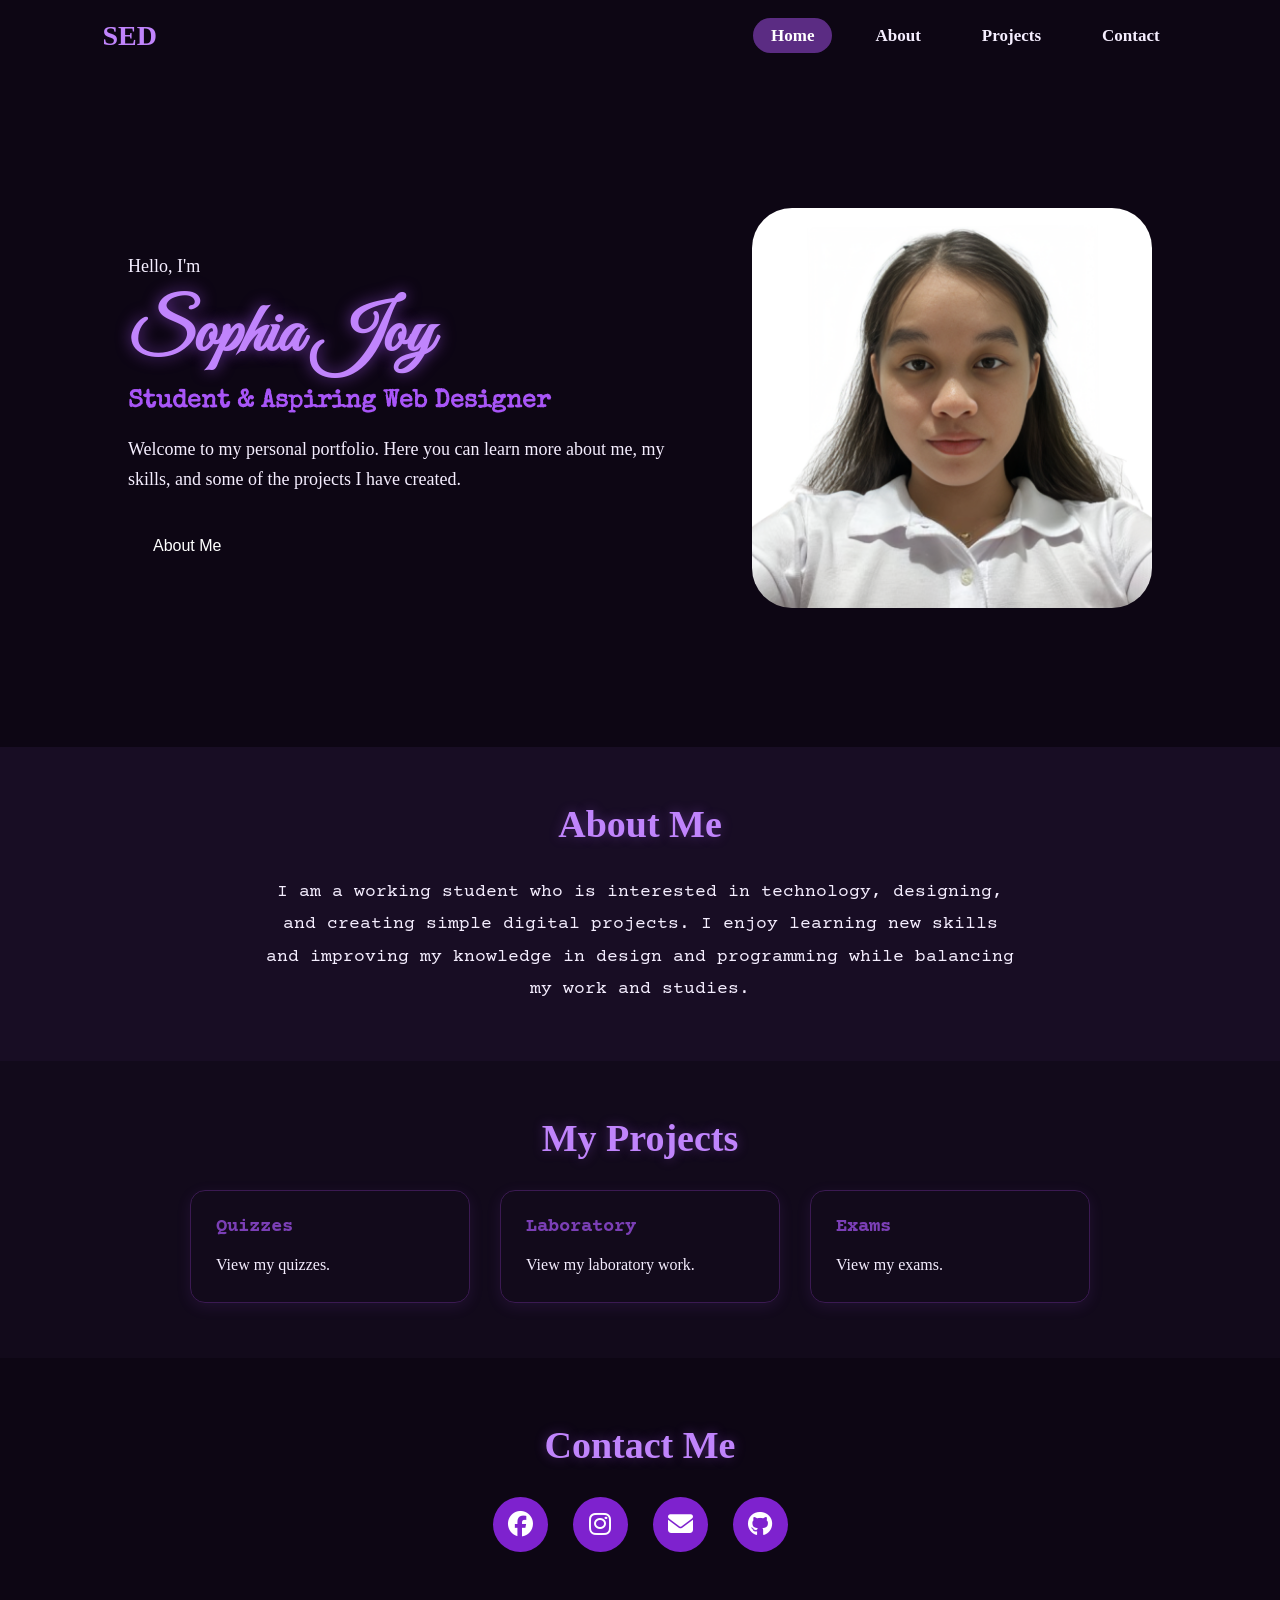
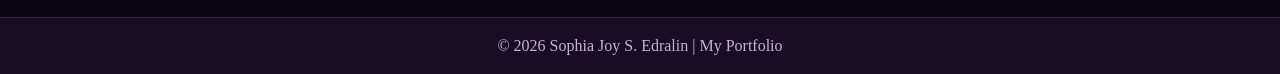
<file: index.html>
<!DOCTYPE html>
<html lang="en">
<head>
    <meta charset="UTF-8">
    <meta name="viewport" content="width=device-width, initial-scale=1.0">
    <title>SED's - Portfolio</title>
    <link rel="stylesheet" href="style.css">

<!-- fonts -->
    <link rel="preconnect" href="https://fonts.googleapis.com">
    <link rel="preconnect" href="https://fonts.gstatic.com" crossorigin>
    <link rel="preconnect" href="https://fonts.googleapis.com">
    <link rel="preconnect" href="https://fonts.gstatic.com" crossorigin>
    <link href="https://fonts.googleapis.com/css2?family=Allura&family=Courier+Prime:wght@400;700&family=Space+Mono:wght@400;700&family=Special+Elite&display=swap" rel="stylesheet">
    <link href="https://fonts.googleapis.com/css2?family=Great+Vibes&display=swap" rel="stylesheet">

    
<!-- icons -->
    <link rel="stylesheet" href="https://cdnjs.cloudflare.com/ajax/libs/font-awesome/6.5.2/css/all.min.css">
    
</head>

<body>

    <header>
        <nav>
            <h2 class="logo">SED</h2>

            <ul>
                <li><a href="#home">Home</a></li>
                <li><a href="#about">About</a></li>
                <li><a href="#projects">Projects</a></li>
                <li><a href="#contact">Contact</a></li>
            </ul>
        </nav>
    </header>

    <section id="home" class="home">
        <div class="home-text">
            <p>Hello, I'm</p>
            <h1>Sophia Joy</h1>
            <h3>Student & Aspiring Web Designer</h3>

            <p class="intro">
                Welcome to my personal portfolio. Here you can learn more
                about me, my skills, and some of the projects I have created.
            </p>

            <a href="#about" class="btn">About Me</a>
        </div>

        <div class="home-image">
            <img src="Profile/Profile.png" alt="Profile">
        </div>
    </section>

    <section id="about">
        <h2>About Me</h2>

        <p>
            I am a working student who is interested in technology, designing,
            and creating simple digital projects. I enjoy learning new
            skills and improving my knowledge in design and programming while balancing my work and studies.
        </p>
    </section>

<section id="projects">
    <h2>My Projects</h2>

    <div class="projects-container">

        <div class="project-card">
            <a href="quizzes.html">
                <h3>Quizzes</h3>
                <p>View my quizzes.</p>
            </a>
        </div>

        <div class="project-card">
            <a href="activities.html">
                <h3>Laboratory</h3>
                <p>View my laboratory work.</p>
            </a>
        </div>

        <div class="project-card">
            <a href="exams.html">
                <h3>Exams</h3>
                <p>View my exams.</p>
            </a>
        </div>

    </div>
</section>


<section id="contact">
    <h2>Contact Me</h2>

    <div class="contact-container">
   
        <div class="contact-icons">

        <a href="https://www.facebook.com/phiased" target="_blank">
            <i class="fa-brands fa-facebook"></i>
        </a>

        <a href="https://www.instagram.com/_phiaschz" target="_blank">
            <i class="fa-brands fa-instagram"></i>
        </a>

        <a href="mailto:sjsedralin@pcu.edu.ph">
            <i class="fa-solid fa-envelope"></i>
        </a>

        <a href="https://github.com/SED-s" target="_blank">
            <i class="fa-brands fa-github"></i>
        </a>
        </div>
    </div>
</section>

    <footer>
        <p>© 2026 Sophia Joy S. Edralin | My Portfolio</p>
    </footer>

<script>
    const sections = document.querySelectorAll("section");
    const navLinks = document.querySelectorAll("nav ul li a");

    function updateActiveLink() {
        let current = "home";

        sections.forEach(section => {
            const sectionTop = section.offsetTop - 150;

            if (window.scrollY >= sectionTop) {
                current = section.getAttribute("id");
            }
        });

        navLinks.forEach(link => {
            link.classList.remove("active");

            if (link.getAttribute("href") === "#" + current) {
                link.classList.add("active");
            }
        });
    }

    window.addEventListener("scroll", updateActiveLink);

    updateActiveLink();
</script>

</body>
</html>
</file>
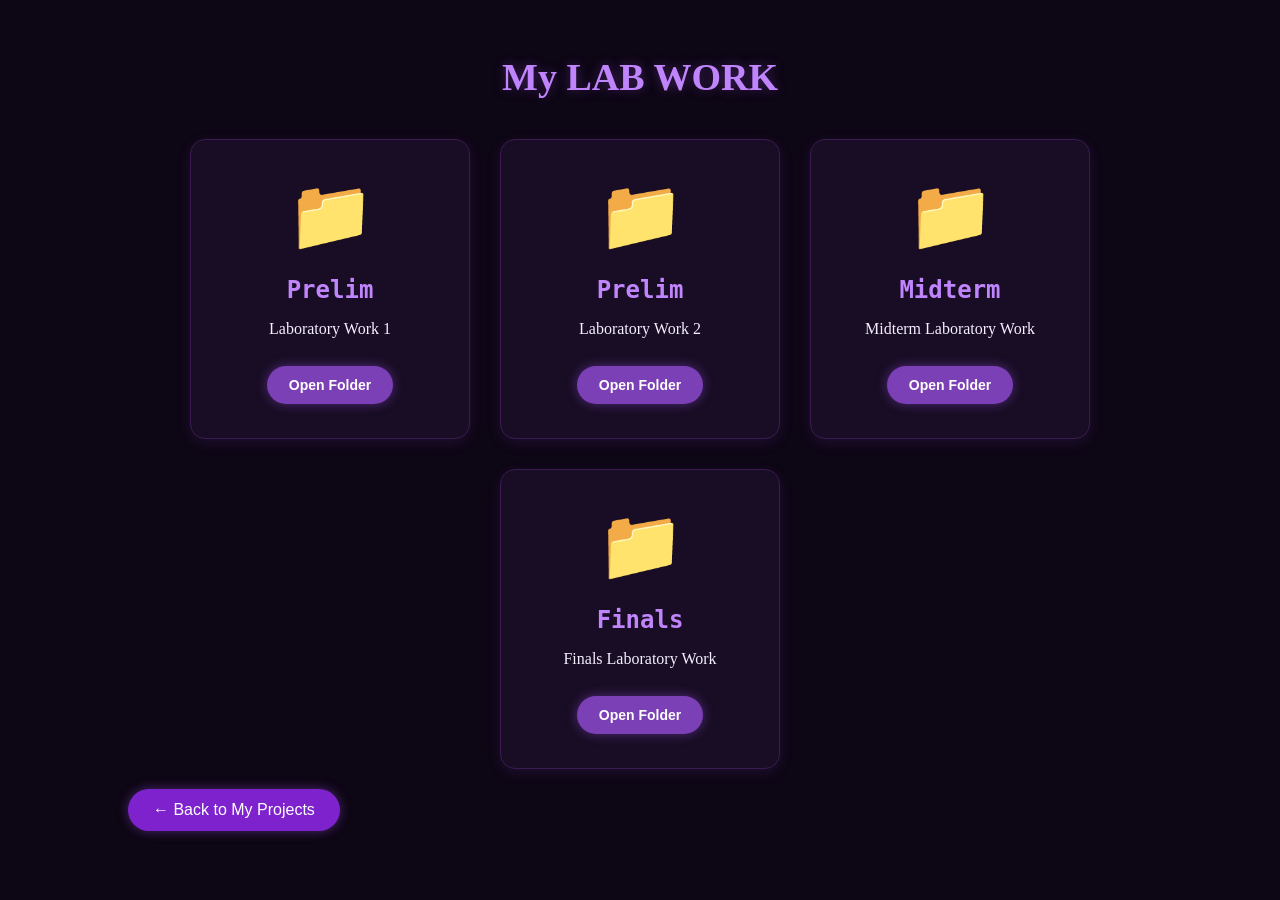
<file: activities.html>
<!DOCTYPE html>
<html lang="en">

<head>
    <meta charset="UTF-8">
    <meta name="viewport" content="width=device-width, initial-scale=1.0">

    <title>LABORATORIES</title>

    <link rel="stylesheet" href="style.css">
</head>

<body>

<section class="quiz-page">

    <h2>My LAB WORK</h2>

    <div class="quiz-folder-container">

        <!-- PRELIM -->
        <div class="quiz-folder-card">

            <div class="folder-icon">📁</div>

            <h3>Prelim</h3>

            <p>Laboratory Work 1</p>

            <a href="https://docs.google.com/document/d/1A55okrTP5lNv1FI-AdtzqNf6pi9QSDTN/edit" class="quiz-open-btn">
                Open Folder
            </a>

        </div>

                <div class="quiz-folder-card">

            <div class="folder-icon">📁</div>

            <h3>Prelim</h3>

            <p>Laboratory Work 2</p>

            <a href="https://docs.google.com/document/d/106fUuSo23JkJilgmmHKwogUH7ZoOVYuvdMpNia9mT_o/edit?tab=t.0" class="quiz-open-btn">
                Open Folder
            </a>

        </div>


        <!-- MIDTERM -->
        <div class="quiz-folder-card">

            <div class="folder-icon">📁</div>

            <h3>Midterm</h3>

            <p>Midterm Laboratory Work</p>

            <a href="lab-midterm.html" class="quiz-open-btn">
                Open Folder
            </a>

        </div>


        <!-- FINALS -->
        <div class="quiz-folder-card">

            <div class="folder-icon">📁</div>

            <h3>Finals</h3>

            <p>Finals Laboratory Work</p>

            <a href="lab-finals.html" class="quiz-open-btn">
                Open Folder
            </a>

        </div>

    </div>


    <a href="index.html#projects" class="back-btn">
        ← Back to My Projects
    </a>

</section>

</body>

</html>
</file>
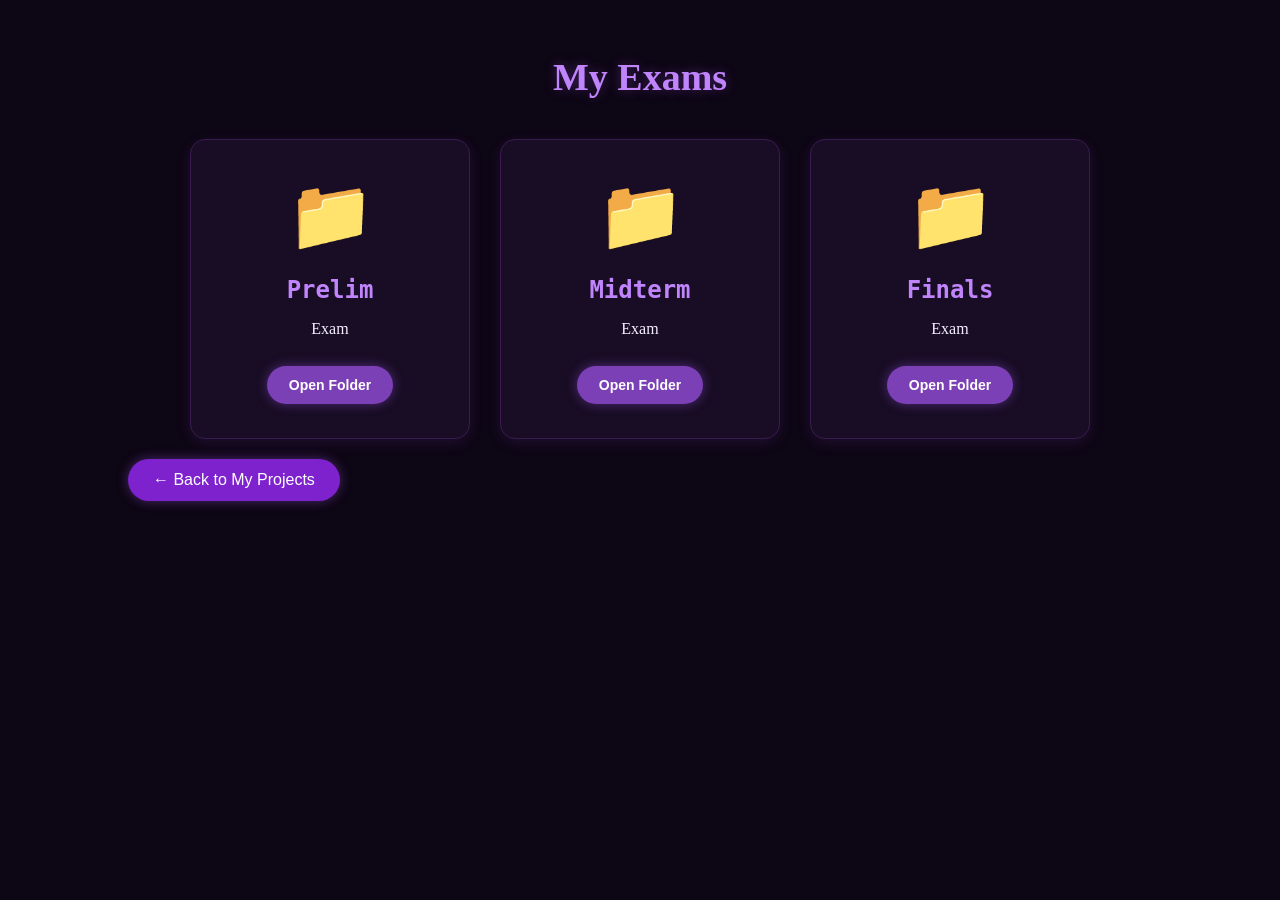
<file: exams.html>
<!DOCTYPE html>
<html lang="en">

<head>
    <meta charset="UTF-8">
    <meta name="viewport" content="width=device-width, initial-scale=1.0">

    <title>My EXAMS</title>

    <link rel="stylesheet" href="style.css">
</head>

<body>

 <section class="quiz-page">

    <h2>My Exams</h2>

    <div class="quiz-folder-container">

        <!-- PRELIM -->
        <div class="quiz-folder-card">

            <div class="folder-icon">📁</div>

            <h3>Prelim</h3>

            <p>Exam</p>

            <a href="c:\Users\Sophia Joy\Pictures\].jpeg" class="quiz-open-btn">
                Open Folder
            </a>

        </div>


        <!-- MIDTERM -->
        <div class="quiz-folder-card">

            <div class="folder-icon">📁</div>

            <h3>Midterm</h3>

            <p>Exam</p>

            <a href="exam-midterm.html" class="quiz-open-btn">
                Open Folder
            </a>

        </div>


        <!-- FINALS -->
        <div class="quiz-folder-card">

            <div class="folder-icon">📁</div>

            <h3>Finals</h3>

            <p>Exam</p>

            <a href="exam-finals.html" class="quiz-open-btn">
                Open Folder
            </a>

        </div>

    </div>


    <a href="index.html#projects" class="back-btn">
        ← Back to My Projects
    </a>
    

</body>

</html>
</file>
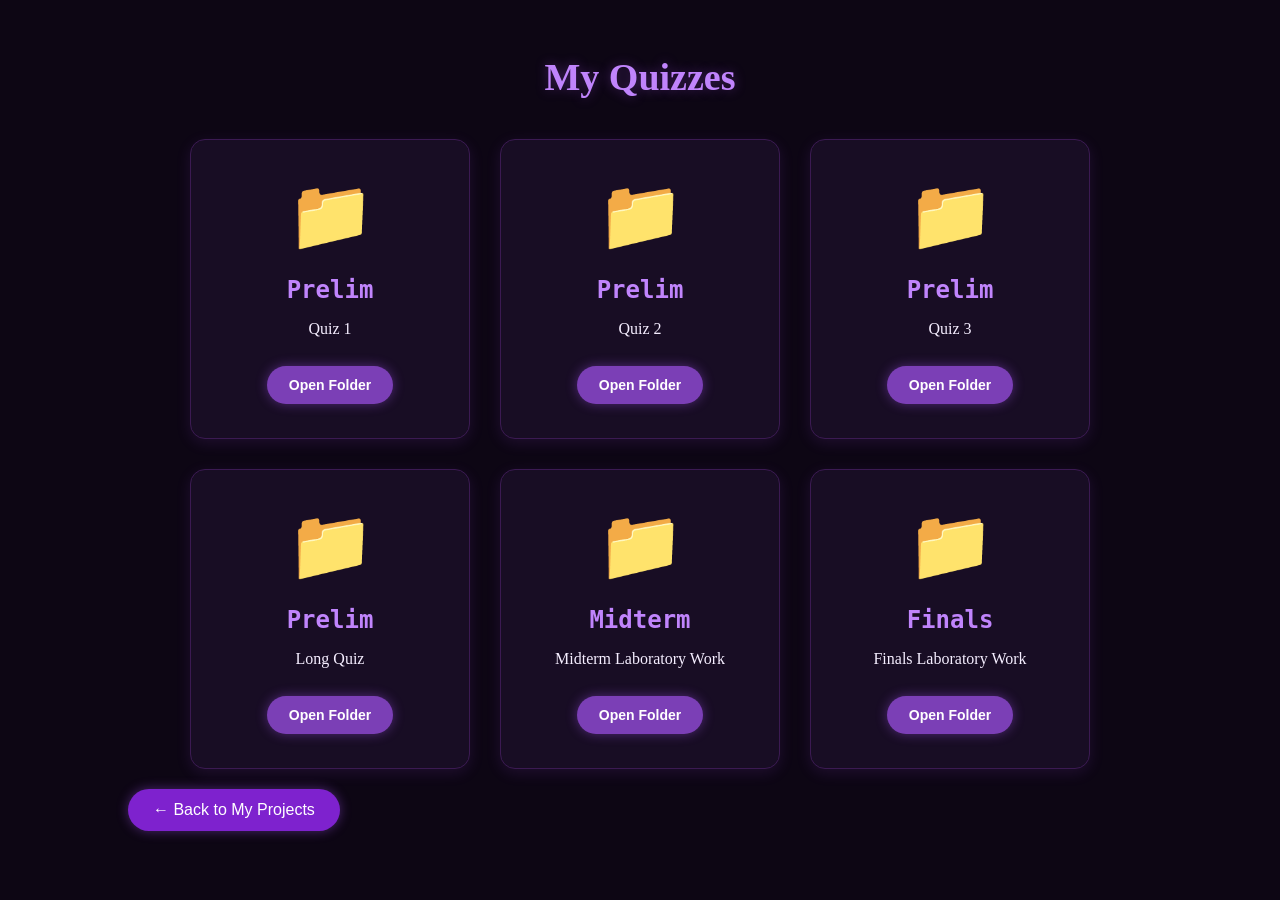
<file: quizzes.html>
<!DOCTYPE html>
<html lang="en">

<head>
    <meta charset="UTF-8">
    <meta name="viewport" content="width=device-width, initial-scale=1.0">

    <title>My Quizzes</title>

    <link rel="stylesheet" href="style.css">
</head>

<body>
<section class="quiz-page">

    <h2>My Quizzes</h2>

    <div class="quiz-folder-container">

        <!-- PRELIM -->
        <div class="quiz-folder-card">

            <div class="folder-icon">📁</div>

            <h3>Prelim</h3>

            <p>Quiz 1</p>

            <a href="https://docs.google.com/forms/d/e/1FAIpQLSeJZP2SgU9NLHQfb4VTWQgfbQNA5-IDbpZN1yEK4TY5fTyEYQ/viewscore?hr_submission=ChkI-bOgw5MXEhAIvcutxLwZEgcIxJjEza4ZEAE&viewscore=AE0zAgBHVMkOE0DxG-_GpDQ3n3VgoXPGMG0aCXczwGAPXUnYlqw-w0rH2yGgeDtXdw" class="quiz-open-btn">
                Open Folder
            </a>

        </div>

                <div class="quiz-folder-card">

            <div class="folder-icon">📁</div>

            <h3>Prelim</h3>

            <p>Quiz 2</p>

            <a href="c:\Users\Sophia Joy\Pictures\Screenshots\Screenshot 2026-09-17 194109.png" class="quiz-open-btn">
                Open Folder
            </a>

        </div>

            <div class="quiz-folder-card">

            <div class="folder-icon">📁</div>

            <h3>Prelim</h3>

            <p>Quiz 3</p>

            <a href="c:\Users\Sophia Joy\Pictures\Screenshots\Screenshot 2026-09-17 194144.png" class="quiz-open-btn">
                Open Folder
            </a>

        </div>
            <div class="quiz-folder-card">

            <div class="folder-icon">📁</div>

            <h3>Prelim</h3>

            <p>Long Quiz</p>

            <a href="c:\Users\Sophia Joy\Pictures\Screenshots\Screenshot 2026-09-17 194211.png" class="quiz-open-btn">
                Open Folder
            </a>

        </div>
        

        <!-- MIDTERM -->
        <div class="quiz-folder-card">

            <div class="folder-icon">📁</div>

            <h3>Midterm</h3>

            <p>Midterm Laboratory Work</p>

            <a href="lab-midterm.html" class="quiz-open-btn">
                Open Folder
            </a>

        </div>


        <!-- FINALS -->
        <div class="quiz-folder-card">

            <div class="folder-icon">📁</div>

            <h3>Finals</h3>

            <p>Finals Laboratory Work</p>

            <a href="lab-finals.html" class="quiz-open-btn">
                Open Folder
            </a>

        </div>

    </div>


    <a href="index.html#projects" class="back-btn">
        ← Back to My Projects
    </a>


</body>

</html>
</file>
<file: style.css>
* {
    margin: 0;
    padding: 0;
    box-sizing: border-box;
    font-family: 'Poppins', sans-serif;
    scroll-behavior: smooth;
}
p {
    font-family: 'Space Mono, monospace';
    font-size: 16px;
    line-height: 1.6;
}
body {
    background: #0D0614;
    color: #F5EEFF;
}

/* NAVIGATION */

header {
    padding: 20px 8%;
    position: sticky;
    top: 0;
    z-index: 100;
}

nav {
    display: flex;
    justify-content: space-between;
    align-items: center;
}

.logo {
    font-family: 'Playfair Display', serif;
    color: #C084FC;
    font-size: 28px;
    font-weight: 700;
}

nav ul {
    display: flex;
    list-style: none;
    gap: 25px;
}

nav a {
    text-decoration: none;
    color: #F5EEFF;
    padding: 8px 18px;
    border-radius: 20px;
    font-family: 'American Typewriter', serif;
    font-size: 17px;
    font-weight: 600;
    transition: 0.3s;
}

nav a:hover,
nav a.active {
    background: #5B2C83;
    color: white;
    transform: translateY(-2px);
}


/* HOME */

.home {
    min-height: 75vh;
    display: flex;
    justify-content: space-between;
    align-items: center;
    padding: 40px 10%;
}

.home-text {
    width: 55%;
}

.home-text p {
    font-size: 18px;
}

.home-text h1 {
    font-size: 70px;
    font-family: 'Great Vibes', cursive;
    margin: 10px 0;
    color: #C084FC;
    text-shadow: 0 0 15px rgba(168, 85, 247, 0.6);
    
}

.home-text h3 {
    font-size: 25px;
    font-family: 'Special Elite', cursive;
    margin-bottom: 20px;
    color: #A855F7;
    
}

.intro {
    line-height: 1.7;
    margin-bottom: 30px;
}

.btn {
    display: inline-block;

    color: white;
    padding: 12px 25px;
    border-radius: 25px;
    text-decoration: none;
}

.btn:hover {
    background: #5B2C83;
    font-family:'Space Mono, monospace';
}

.home-image img {
    width: 400px;
    height: 400px;
    object-fit: cover;
    border-radius: 10%;
}

/* SECTIONS */

section {
    padding: 55px 10%;
}

section h2 {
    font-family: 'Perpetua';
    text-align: center;
    font-size: 38px;
    font-weight: 700;
    color: #C084FC;
    text-shadow: 0 0 12px rgba(168, 85, 247, 0.35);
    margin-bottom: 30px;
}

/* ABOUT */

#about {
    background: #180D24;
}

#about p {
    max-width: 750px;
    margin: auto;
    text-align: center;
    font-family: 'Courier Prime', monospace;
    font-size: 18px;
    line-height: 1.8;
}

/* PROJECTS */

#projects {
    background: #120A1B;
}


.projects-container {
    display: flex;
    justify-content: center;
    flex-wrap: wrap;
    gap: 30px;
}

.project-card {
    width: 280px;
    background: 180D24;
    padding: 25px;
    border-radius: 15px;
    border: 1px solid #3B1A52;
    box-shadow: 0 4px 15px rgba(168, 85, 247, 0.1);
    transition: 0.3s;
}

.project-card a {
    display: block;
    text-decoration: none;
    color: inherit;
}

.project-card:hover {
    background: #211032;
    border-color: #A855F7;
    box-shadow: 0 0 20px rgba(168, 85, 247, 0.35);
}

.project-card h3 {
    font-family: 'Courier Prime', monospace;
    color: #7B3FB6;
    margin-bottom: 15px;
}

.project-card p {
    line-height: 1.6;
}

/* DOCUMENT PAGES */

.document-page {
    min-height: 100vh;
    padding: 55px 10%;
    background: #0D0614;
}

.document-page h2 {
    font-family: 'Playfair Display', serif;
    text-align: center;
    font-size: 38px;
    margin-bottom: 35px;
    color: #C084FC;
    text-shadow: 0 0 12px rgba(168, 85, 247, 0.35);
}


/* QUIZ FOLDER PAGE */

.quiz-page {
    min-height: 100vh;
    padding: 55px 10%;
    background: #0D0614;
}

.quiz-page h2 {
    font-family: 'Playfair Display', serif;
    text-align: center;
    font-size: 38px;
    margin-bottom: 40px;
    color: #C084FC;
    text-shadow: 0 0 12px rgba(168, 85, 247, 0.35);
}

/* FOLDER CONTAINER */

.quiz-folder-container {
    display: flex;
    justify-content: center;
    flex-wrap: wrap;
    gap: 30px;
}

/* FOLDER CARDS */

.quiz-folder-card {
    width: 280px;
    min-height: 300px;
    background: #180D24;
    border: 1px solid #3B1A52;
    border-radius: 15px;
    padding: 30px 25px;

    display: flex;
    flex-direction: column;
    align-items: center;
    justify-content: center;

    text-align: center;

    box-shadow: 0 4px 15px rgba(168, 85, 247, 0.12);
    transition: 0.3s;
}

.quiz-folder-card:hover {
    background: #211032;
    border-color: #A855F7;
    box-shadow: 0 0 20px rgba(168, 85, 247, 0.35);
    transform: translateY(-5px);
}

/* FOLDER ICON */

.folder-icon {
    font-size: 70px;
    margin-bottom: 20px;
}

/* FOLDER TITLE */

.quiz-folder-card h3 {
    font-family: 'Courier Prime', monospace;
    font-size: 24px;
    color: #C084FC;
    margin-bottom: 12px;
}

/* DESCRIPTION */

.quiz-folder-card p {
    font-size: 16px;
    line-height: 1.6;
    color: #F5EEFF;
    margin-bottom: 25px;
}

/* OPEN FOLDER BUTTON */

.quiz-open-btn {
    display: inline-block;
    background: #7B3FB6;
    color: white;
    padding: 11px 22px;
    border-radius: 25px;

    text-decoration: none;
    font-family: Arial, sans-serif;
    font-size: 14px;
    font-weight: bold;

    box-shadow: 0 0 12px rgba(168, 85, 247, 0.4);
    transition: 0.3s;
}

.quiz-open-btn:hover {
    background: #A855F7;
    box-shadow: 0 0 20px rgba(192, 132, 252, 0.8);
    transform: translateY(-3px);
}

/* DOCUMENT CARDS */

.document-container {
    max-width: 850px;
    margin: auto;
}

.document-card {
    background: #180D24;
    border: 1px solid #3B1A52;
    border-radius: 15px;

    padding: 20px 25px;
    margin-bottom: 18px;

    display: flex;
    justify-content: space-between;
    align-items: center;

    box-shadow: 0 4px 15px rgba(168, 85, 247, 0.12);
    transition: 0.3s;
}

.document-card:hover {
    background: #211032;
    border-color: #A855F7;
    box-shadow: 0 0 20px rgba(168, 85, 247, 0.3);
    transform: translateY(-3px);
}

.document-title {
    font-family: Arial, sans-serif;
    font-size: 18px;
    font-weight: bold;
    color: #F5EEFF;
}

/* VIEW BUTTON */

.view-btn {
    background: #7B3FB6;
    color: white;
    box-shadow: 0 0 12px rgba(168, 85, 247, 0.4);
    padding: 12px 25px;
    border-radius: 25px;
    text-decoration: none;
    font-weight: bold;
    transition: 0.3s;
}

.view-btn:hover {
    background: #A855F7;
    box-shadow: 0 0 20px rgba(192, 132, 252, 0.8);
    transform: translateY(-3px);
}

/* BACK BUTTON */

.back-btn {
    display: inline-block;
    margin-top: 20px;
    background: #7E22CE;
    color: white;
    box-shadow: 0 0 12px rgba(168, 85, 247, 0.4);
    padding: 12px 25px;
    border-radius: 25px;
    text-decoration: none;
    transition: 0.3s;
}

.back-btn:hover {
    background: #A855F7;
    box-shadow: 0 0 20px rgba(192, 132, 252, 0.8);
}

/* CONTACT */

#contact {
    text-align: center;
    margin: 10px;
    font-size: 17px;
}

.contact-container {
    display: flex;
    justify-content: center;
    flex-wrap: wrap;
    gap: 20px;
}

/* CONTACT ICONS */

.contact-icons {
    display: flex;
    justify-content: center;
    gap: 25px;
}

.contact-icons a {
    width: 55px;
    height: 55px;
    background: #7E22CE;
    color: white;
    border-radius: 50%;
    border: 2px solid transparent;
    display: flex;
    justify-content: center;
    align-items: center;
    text-decoration: none;
    font-size: 25px;
    transition: 0.3s;
    box-shadow: 0 0 10px rgba(168, 85, 247, 0.);
    
}

.contact-icons a:hover {
    background: #A855F7;
    box-shadow: 0 0 20px rgba(192, 132, 252, 0.8);
    transform: translateY(-5px);
}

/* FOOTER */

footer {
    background: #180D24;
    color: #C4B5D5;
    padding: 15px;
    border-top: 1px solid #3B1A52;
    text-align: center;
}
</file>
